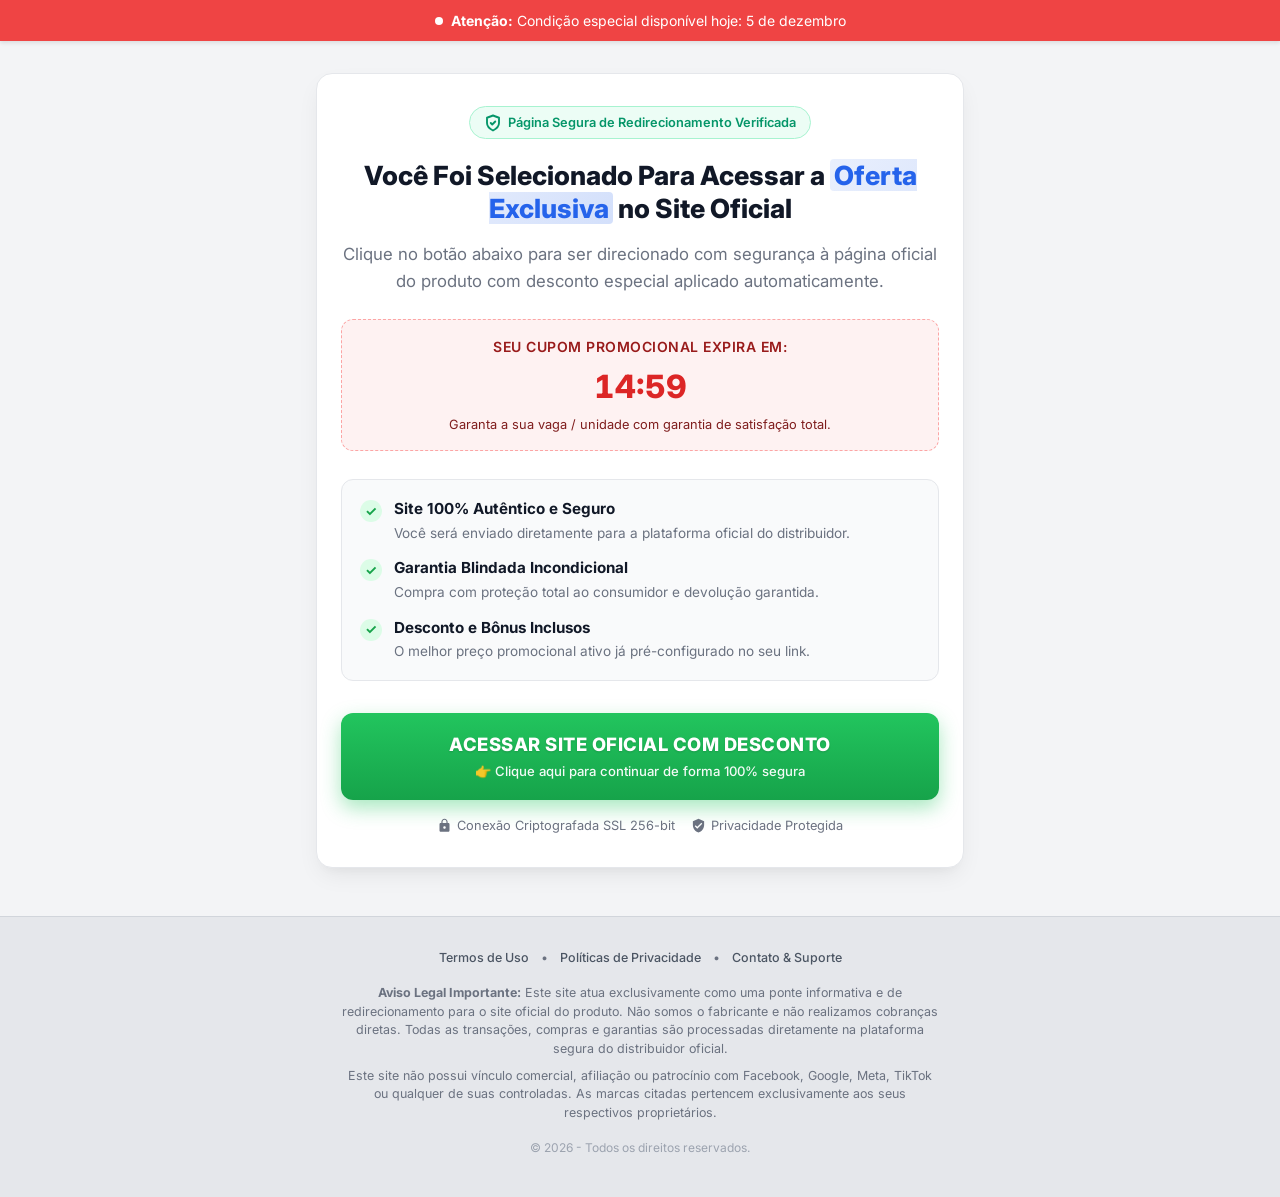
<file: index.html>
<!DOCTYPE html>
<html lang="pt-BR">
<head>
  <meta charset="UTF-8">
  <meta name="viewport" content="width=device-width, initial-scale=1.0">
  <meta name="description" content="Página Oficial de Acesso Seguro e Desconto Exclusivo">
  <meta name="robots" content="noindex, nofollow">
  <title>Aviso Importante | Acesso ao Site Oficial</title>
  <link rel="preconnect" href="https://fonts.googleapis.com">
  <link rel="preconnect" href="https://fonts.gstatic.com" crossorigin>
  <link href="https://fonts.googleapis.com/css2?family=Inter:wght@400;500;600;700;800&display=swap" rel="stylesheet">
  <link rel="stylesheet" href="style.css">
</head>
<body>

  <!-- Barra de Notificação Superior / Urgência -->
  <header class="top-bar">
    <div class="container top-bar-content">
      <span class="pulse-icon"></span>
      <p><strong>Atenção:</strong> Condição especial disponível hoje: <span id="current-date">Carregando data...</span></p>
    </div>
  </header>

  <main class="main-wrapper">
    <div class="container">
      
      <!-- Card Principal da Ponte -->
      <section class="bridge-card">
        
        <!-- Selo de Verificação -->
        <div class="verified-badge">
          <svg width="18" height="18" viewBox="0 0 24 24" fill="none" stroke="currentColor" stroke-width="2.5" stroke-linecap="round" stroke-linejoin="round">
            <path d="M12 22s8-4 8-10V5l-8-3-8 3v7c0 6 8 10 8 10z"/>
            <path d="m9 12 2 2 4-4"/>
          </svg>
          <span>Página Segura de Redirecionamento Verificada</span>
        </div>

        <!-- Headline Principal (Editável para qualquer produto) -->
        <h1 class="main-title">
          Você Foi Selecionado Para Acessar a <span class="highlight">Oferta Exclusiva</span> no Site Oficial
        </h1>

        <!-- Subheadline -->
        <p class="subtitle">
          Clique no botão abaixo para ser direcionado com segurança à página oficial do produto com desconto especial aplicado automaticamente.
        </p>

        <!-- Caixa de Destaque / Temporizador de Reserva -->
        <div class="countdown-box">
          <p class="countdown-label">Seu cupom promocional expira em:</p>
          <div class="timer" id="timer">
            <span id="timer-minutes">14</span>:<span id="timer-seconds">59</span>
          </div>
          <p class="countdown-sub">Garanta a sua vaga / unidade com garantia de satisfação total.</p>
        </div>

        <!-- Lista de Benefícios e Confiabilidade -->
        <div class="benefits-list">
          <div class="benefit-item">
            <div class="check-icon">✓</div>
            <div>
              <strong>Site 100% Autêntico e Seguro</strong>
              <p>Você será enviado diretamente para a plataforma oficial do distribuidor.</p>
            </div>
          </div>

          <div class="benefit-item">
            <div class="check-icon">✓</div>
            <div>
              <strong>Garantia Blindada Incondicional</strong>
              <p>Compra com proteção total ao consumidor e devolução garantida.</p>
            </div>
          </div>

          <div class="benefit-item">
            <div class="check-icon">✓</div>
            <div>
              <strong>Desconto e Bônus Inclusos</strong>
              <p>O melhor preço promocional ativo já pré-configurado no seu link.</p>
            </div>
          </div>
        </div>

        <!-- Chamada para Ação Principal (Botão de Destino) -->
        <div class="cta-container">
          <a href="https://seusiteoficial.com" class="cta-button pulse-button" id="main-cta-link" rel="noopener noreferrer">
            <span class="cta-main-text">ACESSAR SITE OFICIAL COM DESCONTO</span>
            <span class="cta-sub-text">👉 Clique aqui para continuar de forma 100% segura</span>
          </a>
          
          <div class="security-flags">
            <div class="security-item">
              <svg width="15" height="15" viewBox="0 0 24 24" fill="currentColor">
                <path d="M18 8h-1V6c0-2.76-2.24-5-5-5S7 3.24 7 6v2H6c-1.1 0-2 .9-2 2v10c0 1.1.9 2 2 2h12c1.1 0 2-.9 2-2V10c0-1.1-.9-2-2-2zm-6 9c-1.1 0-2-.9-2-2s.9-2 2-2 2 .9 2 2-.9 2-2 2zm3.1-9H8.9V6c0-1.71 1.39-3.1 3.1-3.1 1.71 0 3.1 1.39 3.1 3.1v2z"/>
              </svg>
              <span>Conexão Criptografada SSL 256-bit</span>
            </div>
            <div class="security-item">
              <svg width="15" height="15" viewBox="0 0 24 24" fill="currentColor">
                <path d="M12 1L3 5v6c0 5.55 3.84 10.74 9 12 5.16-1.26 9-6.45 9-12V5l-9-4zm-2 16l-4-4 1.41-1.41L10 14.17l6.59-6.59L18 9l-8 8z"/>
              </svg>
              <span>Privacidade Protegida</span>
            </div>
          </div>
        </div>

      </section>

    </div>
  </main>

  <!-- Rodapé Institucional para Conformidade com Facebook / Google Ads -->
  <footer class="site-footer">
    <div class="container footer-content">
      <div class="footer-links">
        <a href="termos.html">Termos de Uso</a>
        <span>•</span>
        <a href="privacidade.html">Políticas de Privacidade</a>
        <span>•</span>
        <a href="#contato" id="contact-link">Contato & Suporte</a>
      </div>

      <div class="disclaimer-text">
        <p>
          <strong>Aviso Legal Importante:</strong> Este site atua exclusivamente como uma ponte informativa e de redirecionamento para o site oficial do produto. Não somos o fabricante e não realizamos cobranças diretas. Todas as transações, compras e garantias são processadas diretamente na plataforma segura do distribuidor oficial.
        </p>
        <p>
          Este site não possui vínculo comercial, afiliação ou patrocínio com Facebook, Google, Meta, TikTok ou qualquer de suas controladas. As marcas citadas pertencem exclusivamente aos seus respectivos proprietários.
        </p>
      </div>

      <p class="copyright">
        &copy; <span id="year">2026</span> - Todos os direitos reservados.
      </p>
    </div>
  </footer>

  <script src="script.js"></script>
</body>
</html>
</file>
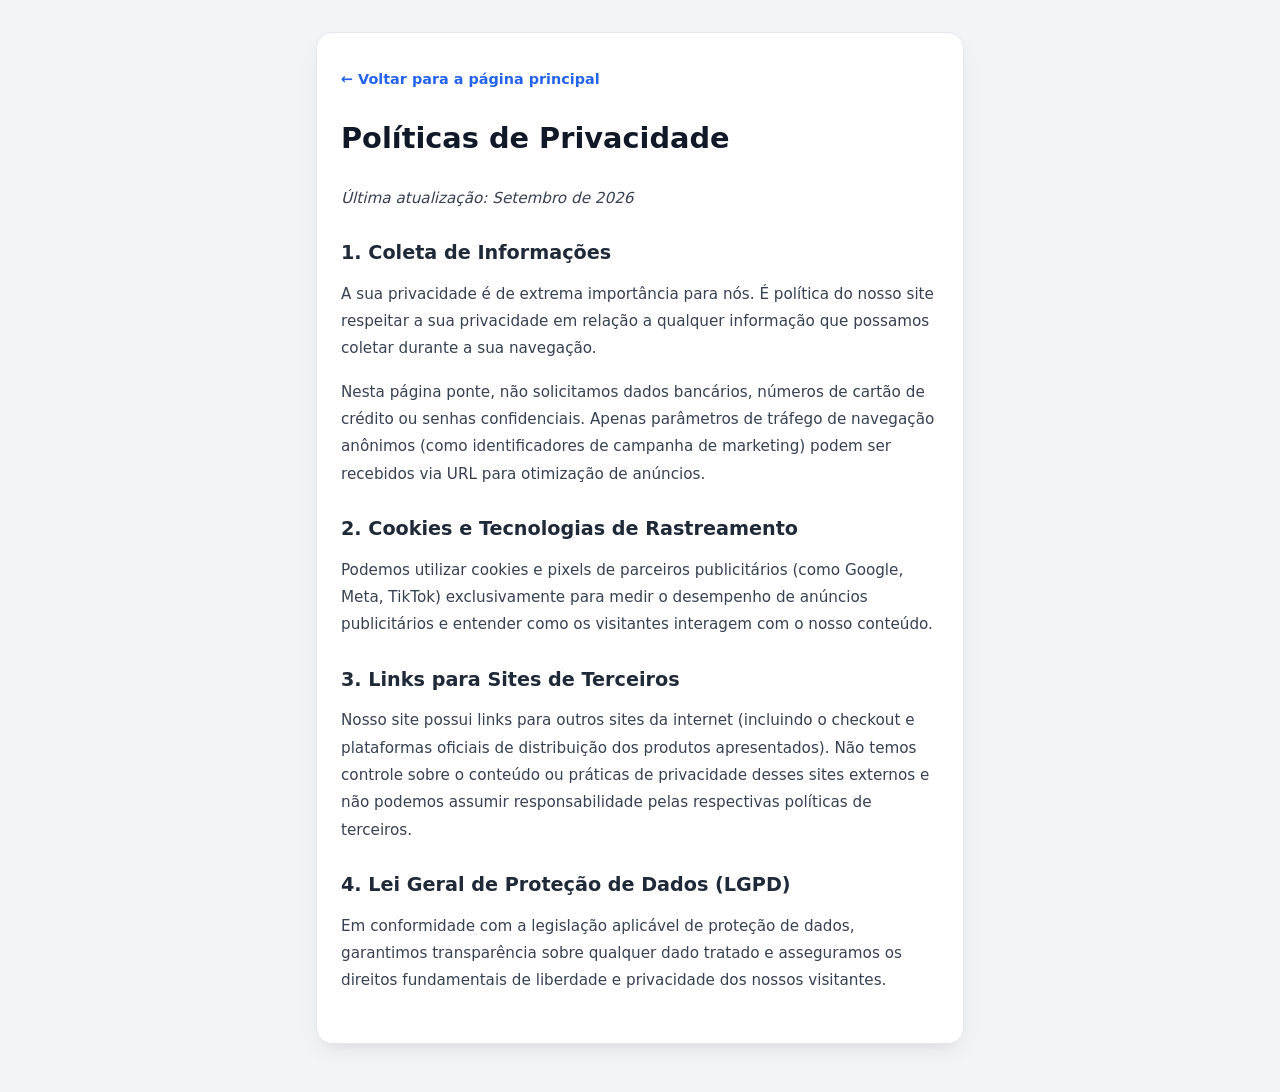
<file: privacidade.html>
<!DOCTYPE html>
<html lang="pt-BR">
<head>
  <meta charset="UTF-8">
  <meta name="viewport" content="width=device-width, initial-scale=1.0">
  <title>Políticas de Privacidade</title>
  <link rel="stylesheet" href="style.css">
  <style>
    .legal-content {
      text-align: left;
      line-height: 1.8;
      color: #374151;
    }
    .legal-content h1 {
      font-size: 1.8rem;
      margin-bottom: 20px;
      color: #111827;
    }
    .legal-content h2 {
      font-size: 1.2rem;
      margin-top: 24px;
      margin-bottom: 10px;
      color: #1f2937;
    }
    .legal-content p {
      margin-bottom: 16px;
      font-size: 0.95rem;
    }
    .back-btn {
      display: inline-block;
      margin-bottom: 20px;
      color: #2563eb;
      text-decoration: none;
      font-weight: 600;
      font-size: 0.9rem;
    }
    .back-btn:hover {
      text-decoration: underline;
    }
  </style>
</head>
<body>

  <main class="main-wrapper">
    <div class="container">
      <div class="bridge-card legal-content">
        <a href="index.html" class="back-btn">← Voltar para a página principal</a>
        
        <h1>Políticas de Privacidade</h1>
        <p><em>Última atualização: Setembro de 2026</em></p>

        <h2>1. Coleta de Informações</h2>
        <p>A sua privacidade é de extrema importância para nós. É política do nosso site respeitar a sua privacidade em relação a qualquer informação que possamos coletar durante a sua navegação.</p>
        <p>Nesta página ponte, não solicitamos dados bancários, números de cartão de crédito ou senhas confidenciais. Apenas parâmetros de tráfego de navegação anônimos (como identificadores de campanha de marketing) podem ser recebidos via URL para otimização de anúncios.</p>

        <h2>2. Cookies e Tecnologias de Rastreamento</h2>
        <p>Podemos utilizar cookies e pixels de parceiros publicitários (como Google, Meta, TikTok) exclusivamente para medir o desempenho de anúncios publicitários e entender como os visitantes interagem com o nosso conteúdo.</p>

        <h2>3. Links para Sites de Terceiros</h2>
        <p>Nosso site possui links para outros sites da internet (incluindo o checkout e plataformas oficiais de distribuição dos produtos apresentados). Não temos controle sobre o conteúdo ou práticas de privacidade desses sites externos e não podemos assumir responsabilidade pelas respectivas políticas de terceiros.</p>

        <h2>4. Lei Geral de Proteção de Dados (LGPD)</h2>
        <p>Em conformidade com a legislação aplicável de proteção de dados, garantimos transparência sobre qualquer dado tratado e asseguramos os direitos fundamentais de liberdade e privacidade dos nossos visitantes.</p>
      </div>
    </div>
  </main>

</body>
</html>
</file>
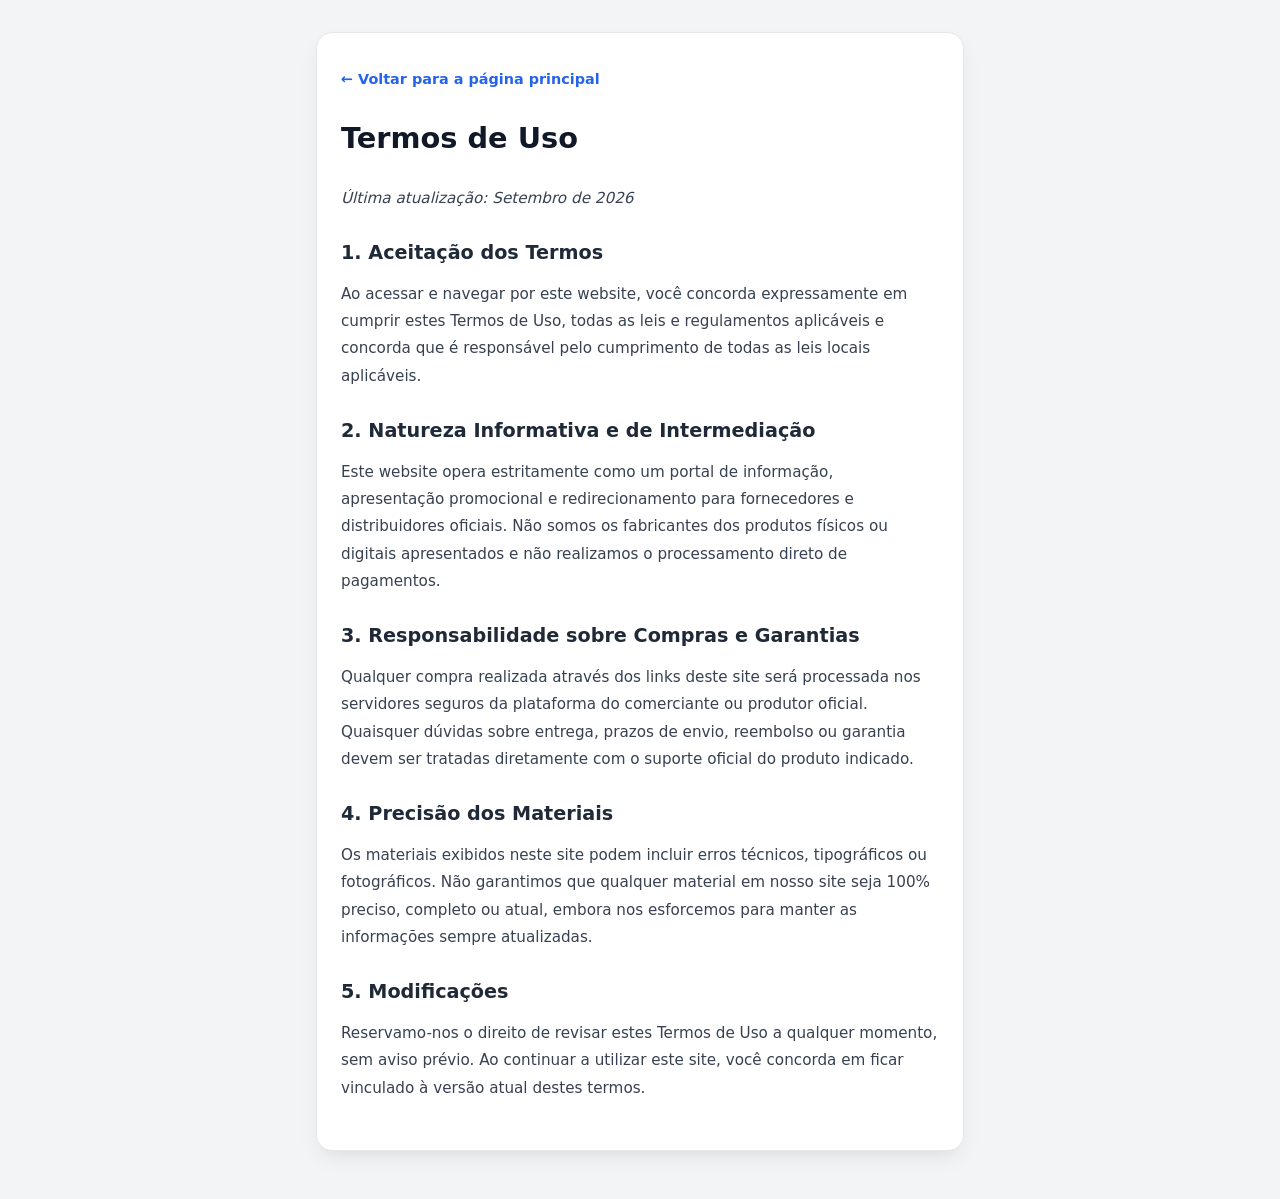
<file: termos.html>
<!DOCTYPE html>
<html lang="pt-BR">
<head>
  <meta charset="UTF-8">
  <meta name="viewport" content="width=device-width, initial-scale=1.0">
  <title>Termos de Uso</title>
  <link rel="stylesheet" href="style.css">
  <style>
    .legal-content {
      text-align: left;
      line-height: 1.8;
      color: #374151;
    }
    .legal-content h1 {
      font-size: 1.8rem;
      margin-bottom: 20px;
      color: #111827;
    }
    .legal-content h2 {
      font-size: 1.2rem;
      margin-top: 24px;
      margin-bottom: 10px;
      color: #1f2937;
    }
    .legal-content p {
      margin-bottom: 16px;
      font-size: 0.95rem;
    }
    .back-btn {
      display: inline-block;
      margin-bottom: 20px;
      color: #2563eb;
      text-decoration: none;
      font-weight: 600;
      font-size: 0.9rem;
    }
    .back-btn:hover {
      text-decoration: underline;
    }
  </style>
</head>
<body>

  <main class="main-wrapper">
    <div class="container">
      <div class="bridge-card legal-content">
        <a href="index.html" class="back-btn">← Voltar para a página principal</a>
        
        <h1>Termos de Uso</h1>
        <p><em>Última atualização: Setembro de 2026</em></p>

        <h2>1. Aceitação dos Termos</h2>
        <p>Ao acessar e navegar por este website, você concorda expressamente em cumprir estes Termos de Uso, todas as leis e regulamentos aplicáveis e concorda que é responsável pelo cumprimento de todas as leis locais aplicáveis.</p>

        <h2>2. Natureza Informativa e de Intermediação</h2>
        <p>Este website opera estritamente como um portal de informação, apresentação promocional e redirecionamento para fornecedores e distribuidores oficiais. Não somos os fabricantes dos produtos físicos ou digitais apresentados e não realizamos o processamento direto de pagamentos.</p>

        <h2>3. Responsabilidade sobre Compras e Garantias</h2>
        <p>Qualquer compra realizada através dos links deste site será processada nos servidores seguros da plataforma do comerciante ou produtor oficial. Quaisquer dúvidas sobre entrega, prazos de envio, reembolso ou garantia devem ser tratadas diretamente com o suporte oficial do produto indicado.</p>

        <h2>4. Precisão dos Materiais</h2>
        <p>Os materiais exibidos neste site podem incluir erros técnicos, tipográficos ou fotográficos. Não garantimos que qualquer material em nosso site seja 100% preciso, completo ou atual, embora nos esforcemos para manter as informações sempre atualizadas.</p>

        <h2>5. Modificações</h2>
        <p>Reservamo-nos o direito de revisar estes Termos de Uso a qualquer momento, sem aviso prévio. Ao continuar a utilizar este site, você concorda em ficar vinculado à versão atual destes termos.</p>
      </div>
    </div>
  </main>

</body>
</html>
</file>
<file: style.css>
/* Reset Básico e Variáveis de Design */
:root {
  --primary: #10b981;
  --primary-dark: #059669;
  --primary-light: #ecfdf5;
  --cta-color: #22c55e;
  --cta-hover: #16a34a;
  --text-main: #1f2937;
  --text-muted: #6b7280;
  --bg-page: #f3f4f6;
  --bg-card: #ffffff;
  --border-color: #e5e7eb;
  --font-family: 'Inter', system-ui, -apple-system, BlinkMacSystemFont, 'Segoe UI', Roboto, Oxygen, Ubuntu, Cantarell, sans-serif;
}

* {
  margin: 0;
  padding: 0;
  box-sizing: border-box;
}

body {
  font-family: var(--font-family);
  background-color: var(--bg-page);
  color: var(--text-main);
  line-height: 1.5;
  -webkit-font-smoothing: antialiased;
}

/* Utilitários */
.container {
  width: 100%;
  max-width: 680px;
  margin: 0 auto;
  padding: 0 16px;
}

/* Barra Superior de Urgência */
.top-bar {
  background-color: #ef4444;
  color: #ffffff;
  padding: 10px 0;
  font-size: 0.875rem;
  text-align: center;
  box-shadow: 0 2px 4px rgba(0,0,0,0.1);
}

.top-bar-content {
  display: flex;
  align-items: center;
  justify-content: center;
  gap: 8px;
}

.pulse-icon {
  width: 8px;
  height: 8px;
  background-color: #ffffff;
  border-radius: 50%;
  display: inline-block;
  animation: ping 1.5s cubic-bezier(0, 0, 0.2, 1) infinite;
}

@keyframes ping {
  75%, 100% {
    transform: scale(2);
    opacity: 0;
  }
}

/* Wrapper Principal */
.main-wrapper {
  padding: 32px 0 48px;
}

/* Card Principal da Ponte */
.bridge-card {
  background-color: var(--bg-card);
  border-radius: 16px;
  padding: 32px 24px;
  box-shadow: 0 10px 25px -5px rgba(0, 0, 0, 0.08), 0 8px 10px -6px rgba(0, 0, 0, 0.03);
  border: 1px solid var(--border-color);
  text-align: center;
}

/* Selo de Verificação */
.verified-badge {
  display: inline-flex;
  align-items: center;
  gap: 6px;
  background-color: var(--primary-light);
  color: var(--primary-dark);
  font-size: 0.8rem;
  font-weight: 600;
  padding: 6px 14px;
  border-radius: 9999px;
  margin-bottom: 20px;
  border: 1px solid #a7f3d0;
}

/* Headline Principal */
.main-title {
  font-size: 1.65rem;
  font-weight: 800;
  line-height: 1.25;
  color: #111827;
  margin-bottom: 16px;
}

.main-title .highlight {
  color: #2563eb;
  background: linear-gradient(120deg, rgba(37, 99, 235, 0.1) 0%, rgba(37, 99, 235, 0.2) 100%);
  padding: 0 4px;
  border-radius: 4px;
}

/* Subheadline */
.subtitle {
  font-size: 1.05rem;
  color: var(--text-muted);
  margin-bottom: 24px;
  line-height: 1.6;
}

/* Caixa do Contador */
.countdown-box {
  background-color: #fef2f2;
  border: 1px dashed #fca5a5;
  border-radius: 12px;
  padding: 16px;
  margin-bottom: 28px;
}

.countdown-label {
  font-size: 0.875rem;
  font-weight: 600;
  color: #991b1b;
  margin-bottom: 6px;
  text-transform: uppercase;
  letter-spacing: 0.5px;
}

.timer {
  font-size: 2rem;
  font-weight: 800;
  color: #dc2626;
  font-variant-numeric: tabular-nums;
  margin-bottom: 4px;
}

.countdown-sub {
  font-size: 0.8rem;
  color: #7f1d1d;
}

/* Lista de Benefícios */
.benefits-list {
  text-align: left;
  display: flex;
  flex-direction: column;
  gap: 14px;
  margin-bottom: 32px;
  background-color: #f9fafb;
  padding: 18px;
  border-radius: 12px;
  border: 1px solid var(--border-color);
}

.benefit-item {
  display: flex;
  align-items: flex-start;
  gap: 12px;
}

.check-icon {
  display: flex;
  align-items: center;
  justify-content: center;
  min-width: 22px;
  height: 22px;
  background-color: #dcfce7;
  color: #16a34a;
  border-radius: 50%;
  font-weight: bold;
  font-size: 0.85rem;
  margin-top: 2px;
}

.benefit-item strong {
  display: block;
  font-size: 0.95rem;
  color: #111827;
  margin-bottom: 2px;
}

.benefit-item p {
  font-size: 0.85rem;
  color: var(--text-muted);
}

/* Botão de Chamada para Ação (CTA) */
.cta-container {
  display: flex;
  flex-direction: column;
  align-items: center;
  gap: 16px;
}

.cta-button {
  display: block;
  width: 100%;
  background: linear-gradient(180deg, #22c55e 0%, #16a34a 100%);
  color: #ffffff;
  text-decoration: none;
  padding: 18px 20px;
  border-radius: 12px;
  box-shadow: 0 8px 20px rgba(34, 197, 94, 0.4);
  transition: all 0.2s ease-in-out;
  cursor: pointer;
  text-align: center;
}

.cta-button:hover {
  transform: translateY(-2px);
  box-shadow: 0 12px 24px rgba(34, 197, 94, 0.5);
  background: linear-gradient(180deg, #16a34a 0%, #15803d 100%);
}

.cta-button:active {
  transform: translateY(1px);
}

.cta-main-text {
  display: block;
  font-size: 1.15rem;
  font-weight: 800;
  letter-spacing: 0.5px;
  text-shadow: 0 1px 2px rgba(0, 0, 0, 0.15);
}

.cta-sub-text {
  display: block;
  font-size: 0.82rem;
  opacity: 0.95;
  margin-top: 4px;
  font-weight: 500;
}

/* Animação Pulsante Suave */
.pulse-button {
  animation: pulse-shadow 2s infinite;
}

@keyframes pulse-shadow {
  0% {
    box-shadow: 0 0 0 0 rgba(34, 197, 94, 0.7);
  }
  70% {
    box-shadow: 0 0 0 15px rgba(34, 197, 94, 0);
  }
  100% {
    box-shadow: 0 0 0 0 rgba(34, 197, 94, 0);
  }
}

/* Selos de Segurança */
.security-flags {
  display: flex;
  flex-wrap: wrap;
  justify-content: center;
  gap: 16px;
  font-size: 0.8rem;
  color: var(--text-muted);
}

.security-item {
  display: inline-flex;
  align-items: center;
  gap: 5px;
}

/* Rodapé / Conformidade */
.site-footer {
  background-color: #e5e7eb;
  padding: 32px 0 40px;
  border-top: 1px solid #d1d5db;
  color: #6b7280;
  font-size: 0.78rem;
  text-align: center;
}

.footer-content {
  display: flex;
  flex-direction: column;
  gap: 16px;
}

.footer-links {
  display: flex;
  justify-content: center;
  align-items: center;
  flex-wrap: wrap;
  gap: 12px;
}

.footer-links a {
  color: #4b5563;
  text-decoration: none;
  font-weight: 500;
}

.footer-links a:hover {
  text-decoration: underline;
  color: #111827;
}

.disclaimer-text {
  display: flex;
  flex-direction: column;
  gap: 8px;
  line-height: 1.5;
  color: #6b7280;
  max-width: 600px;
  margin: 0 auto;
}

.copyright {
  color: #9ca3af;
  font-size: 0.75rem;
}

/* Responsividade Mobile */
@media (max-width: 480px) {
  .bridge-card {
    padding: 24px 16px;
    border-radius: 12px;
  }
  
  .main-title {
    font-size: 1.35rem;
  }
  
  .subtitle {
    font-size: 0.95rem;
  }
  
  .cta-main-text {
    font-size: 1.05rem;
  }
  
  .cta-sub-text {
    font-size: 0.75rem;
  }
  
  .top-bar {
    font-size: 0.8rem;
  }
}
</file>
